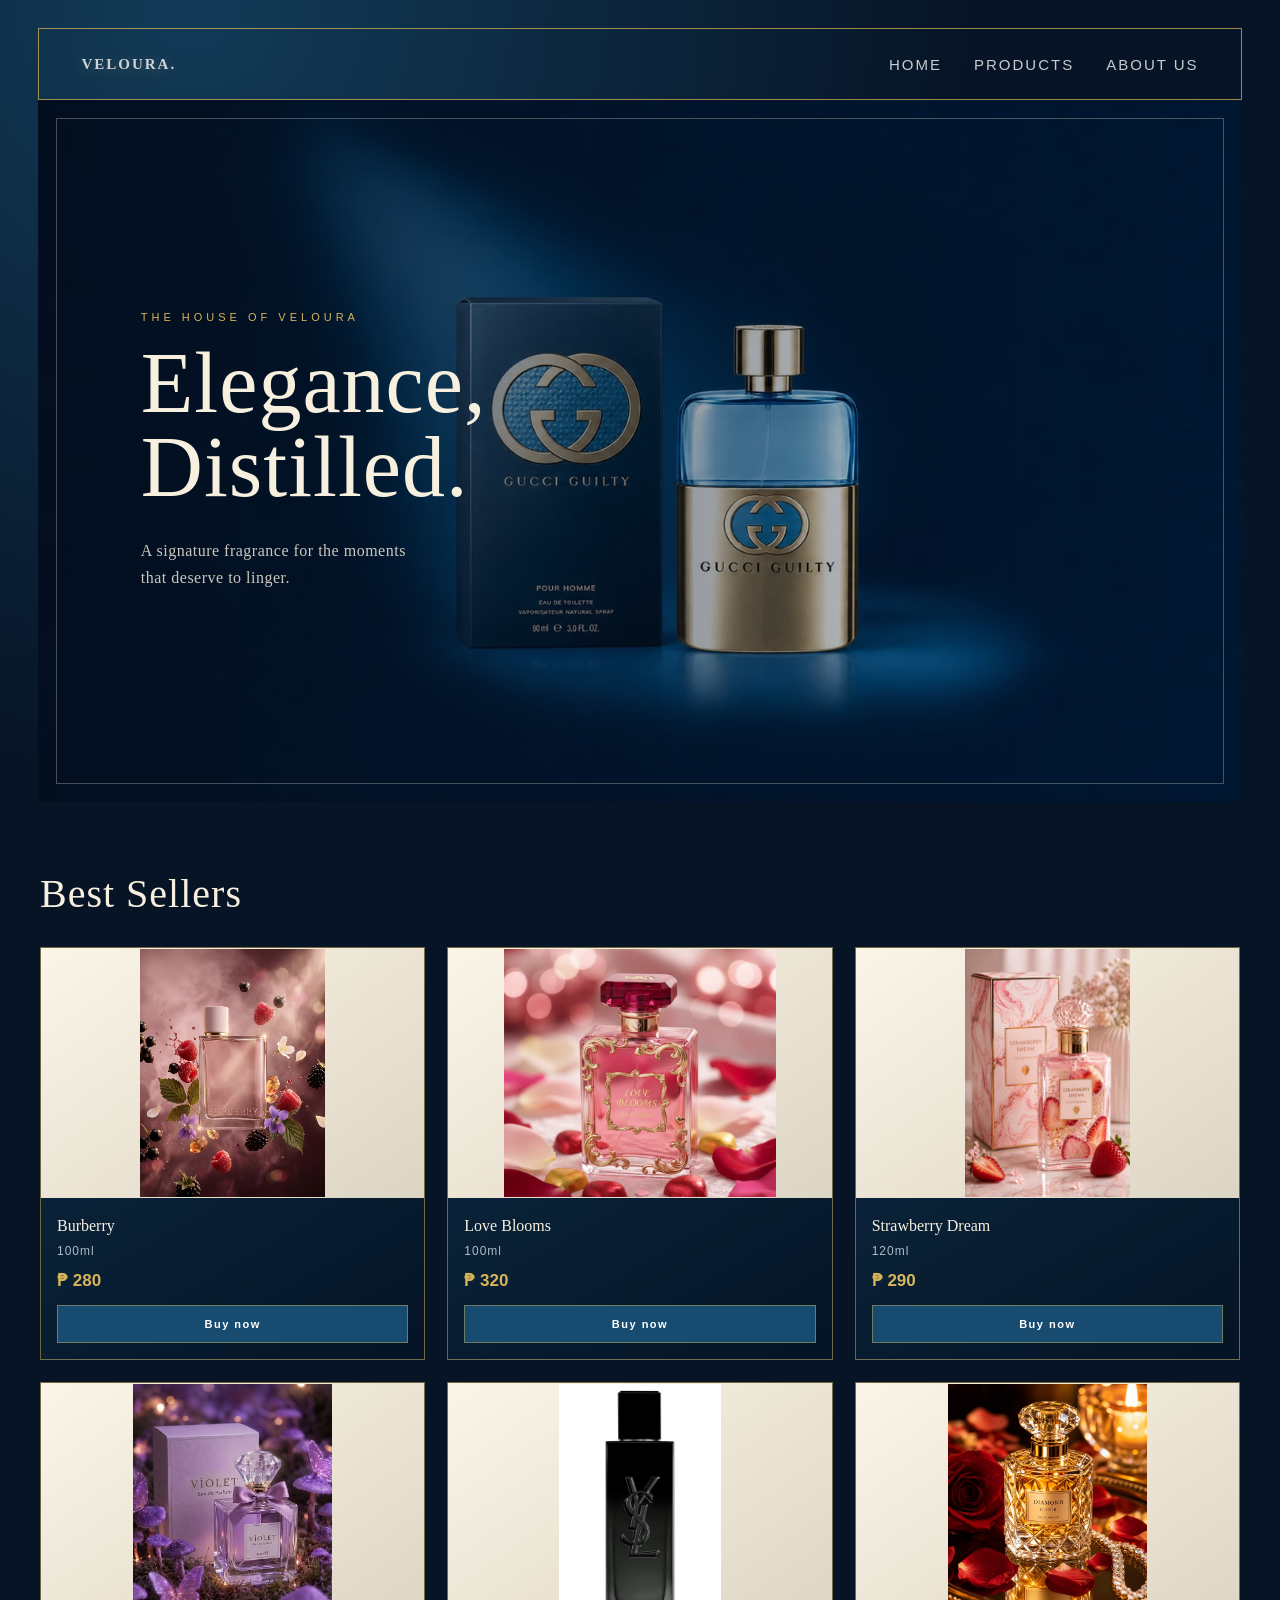
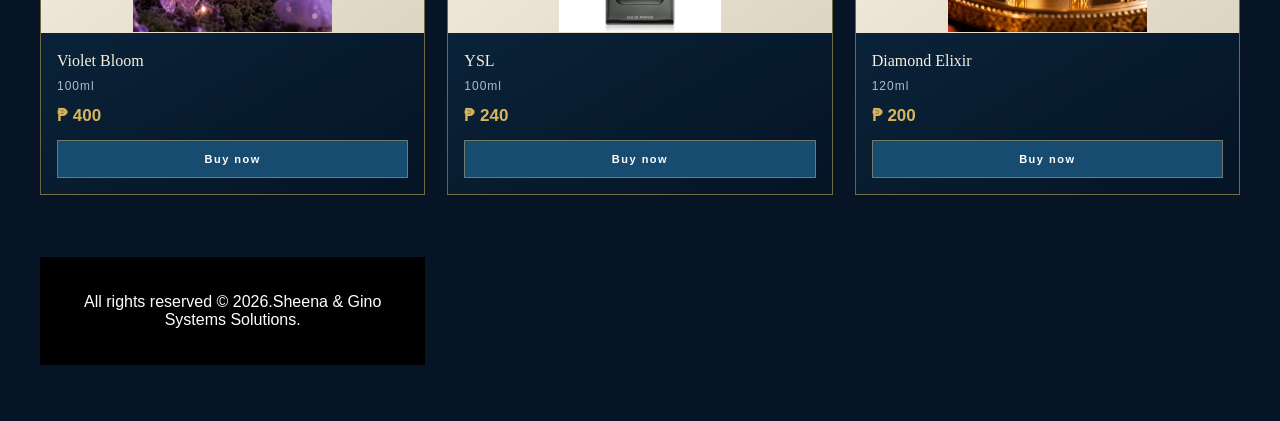
<file: activity4/index.html>
<!DOCTYPE html>
<html lang="en">
<head>
    <meta charset="UTF-8">
    <meta name="viewport" content="width=device-width, initial-scale=1.0">
    <title>Veloura Luxury Perfume</title>
    <link rel="stylesheet" href="style.css">
</head>

<body>

    <nav class="navigationbar">
        <a href="index.html" class="brand">VELOURA.</a>
        <a href="index.html">HOME</a>
        <a href="products.html">PRODUCTS</a>
        <a href="about.html">ABOUT US</a>
    </nav>

    <section class="hero">
        <div class="hero-content">
            <p class="eyebrow">THE HOUSE OF VELOURA</p>
            <h1>Elegance,<br>Distilled.</h1>
            <p class="hero-copy">A signature fragrance for the moments that deserve to linger.</p>
        </div>
    </section>

    <div class="product-grid" id="products">
        <h2 class="grid-heading">Best Sellers</h2>

        <div class="product-card">
            <div class="product-image-box">
               <img src="images/Burberry.jpg" alt="First Product">
            </div>
            <div class="product-info">
                <h4 class="product-name">Burberry</h4>
                <p class="product-size">100ml</p>
                <p class="product-price">₱ 280</p>
            </div>
            <a href="#" class="product-button">Buy now</a>
        </div>

        <div class="product-card">
            <div class="product-image-box">
                <img src="images/loveblooms.png" alt="Second Product">
            </div>
            <div class="product-info">
                <h4 class="product-name">Love Blooms</h4>
                <p class="product-size">100ml</p>
                <p class="product-price">₱ 320</p>
            </div>
            <a href="#" class="product-button">Buy now</a>
        </div>


        <div class="product-card">
            <div class="product-image-box">
                <img src="images/strawberry dream.png" alt="Third Product">
            </div>
            <div class="product-info">
                <h4 class="product-name">Strawberry Dream</h4>
                <p class="product-size">120ml</p>
                <p class="product-price">₱ 290</p>
            </div>
            <a href="#" class="product-button">Buy now</a>
        </div>

        <div class="product-card">
            <div class="product-image-box">
                <img src="images/violet bloom.png" alt="Fourth Product">
            </div>
            <div class="product-info">
                <h4 class="product-name">Violet Bloom</h4>
                <p class="product-size">100ml</p>
                <p class="product-price">₱ 400</p>
            </div>
            <a href="#" class="product-button">Buy now</a>
        </div>

        <div class="product-card">
            <div class="product-image-box">
                <img src="images/Ysl.png" alt="Fifth Product">
            </div>
            <div class="product-info">
                <h4 class="product-name">YSL</h4>
                <p class="product-size">100ml</p>
                <p class="product-price">₱ 240</p>
            </div>
            <a href="#" class="product-button">Buy now</a>
        </div>

        <div class="product-card">
            <div class="product-image-box">
                <img src="images/diamond elixir.jpg" alt="Sixth Product">
            </div>
            <div class="product-info">
                <h4 class="product-name">Diamond Elixir</h4>
                <p class="product-size">120ml</p>
                <p class="product-price">₱ 200</p>
            </div>
            <a href="#" class="product-button">Buy now</a>
    
    </div>


<footer class="site-footer">
    <p>All rights reserved &copy; 2026.Sheena & Gino Systems Solutions.</p>
</footer>

</body>
</html>
</file>
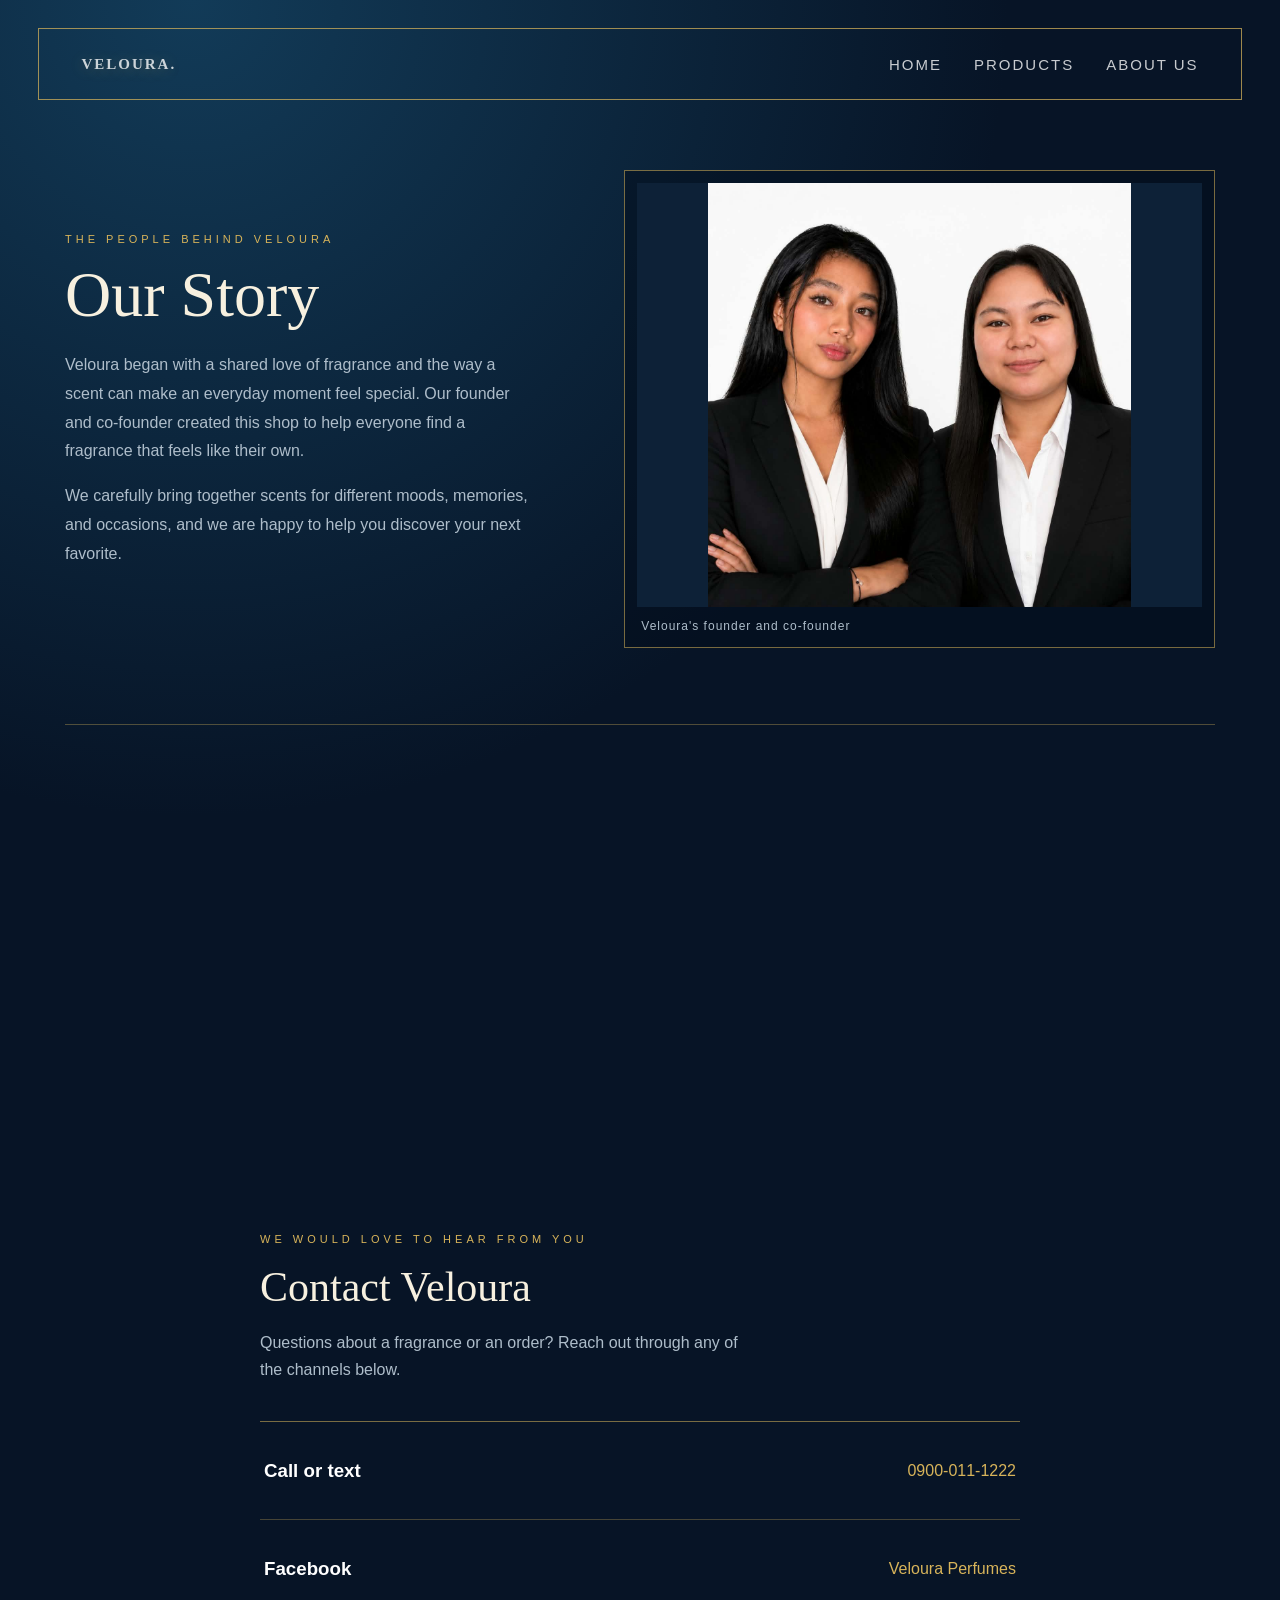
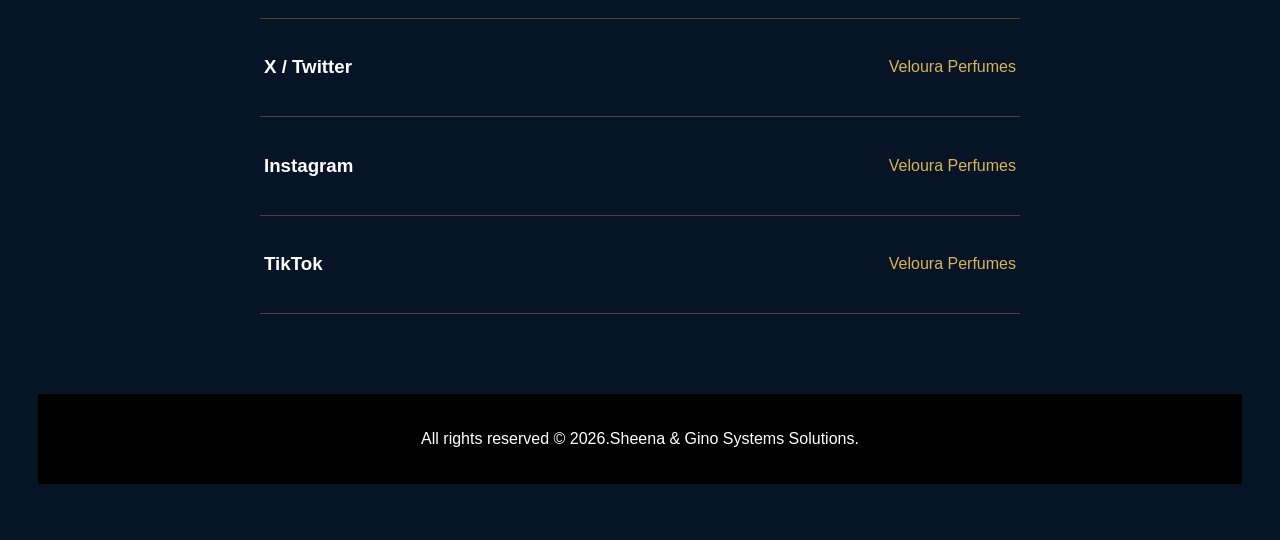
<file: activity4/about.html>
<!DOCTYPE html>
<html lang="en">
<head>
	<meta charset="UTF-8">
	<meta name="viewport" content="width=device-width, initial-scale=1.0">
	<title>Contact Us | Veloura</title>
	<link rel="stylesheet" href="style.css">
</head>
<body>
	<nav class="navigationbar">
		<a href="index.html" class="brand">VELOURA.</a>
		<a href="index.html">HOME</a>
		<a href="index.html#products">PRODUCTS</a>
		<a href="about.html" aria-current="page">ABOUT US</a>
	</nav>

	<main class="about-page">
		<section class="story-section" aria-labelledby="story-heading">
			<div class="story-copy">
				<p class="eyebrow">THE PEOPLE BEHIND VELOURA</p>
				<h1 id="story-heading">Our Story</h1>
				<p>Veloura began with a shared love of fragrance and the way a scent can make an everyday moment feel special. Our founder and co-founder created this shop to help everyone find a fragrance that feels like their own.</p>
				<p>We carefully bring together scents for different moods, memories, and occasions, and we are happy to help you discover your next favorite.</p>
			</div>
			<figure class="story-portrait">
				<img src="images/founders.jpg" alt="Veloura's founder and co-founder">
				<figcaption>Veloura's founder and co-founder</figcaption>
			</figure>
		</section>
		
			<iframe src="https://www.google.com/maps/embed?pb=!1m18!1m12!1m3!1d5464.767394487903!2d124.8132813932024!3d8.325869170663035!2m3!1f0!2f0!3f0!3m2!1i1024!2i768!4f13.1!3m3!1m2!1s0x32ff97df08a70c6f%3A0x4807482dc6298015!2sPine%20Coop%20Store!5e1!3m2!1sen!2sph!4v1792126625760!5m2!1sen!2sph" width="600" height="450"
			style="border:0;" allowfullscreen="" loading="lazy" referrerpolicy="strict-origin-when-cross-origin"></iframe>

		<section class="contact-page" aria-labelledby="contact-heading">
		<p class="eyebrow">WE WOULD LOVE TO HEAR FROM YOU</p>
		<h2 id="contact-heading">Contact Veloura</h2>
		<p class="contact-intro">Questions about a fragrance or an order? Reach out through any of the channels below.</p>

		<section class="contact-list" aria-label="Contact details and social media">
			<div class="contact-row">
				<h3>Call or text</h3>
				<a href="tel:+639000000000">0900-011-1222</a>
			</div>
			<div class="contact-row">
				<h3>Facebook</h3>
				<a href="https://www.facebook.com/angelica.silatan.gino/">Veloura Perfumes</a>
			</div>
			<div class="contact-row">
				<h3>X / Twitter</h3>
				<a href="https://x.com/msheynn18">Veloura Perfumes</a>
			</div>
			<div class="contact-row">
				<h3>Instagram</h3>
				<a href="https://www.instagram.com/ginorhythm/?hl=en">Veloura Perfumes</a>
			</div>
			<div class="contact-row">
				<h3>TikTok</h3>
				<a href="https://www.tiktok.com/@its_angelicaa_">Veloura Perfumes</a>
			</div>
		</section>
		</section>

		
	</main>

	<footer class="site-footer">
    <p>All rights reserved &copy; 2026.Sheena & Gino Systems Solutions.</p>
</footer>

</body>
</html>
</file>
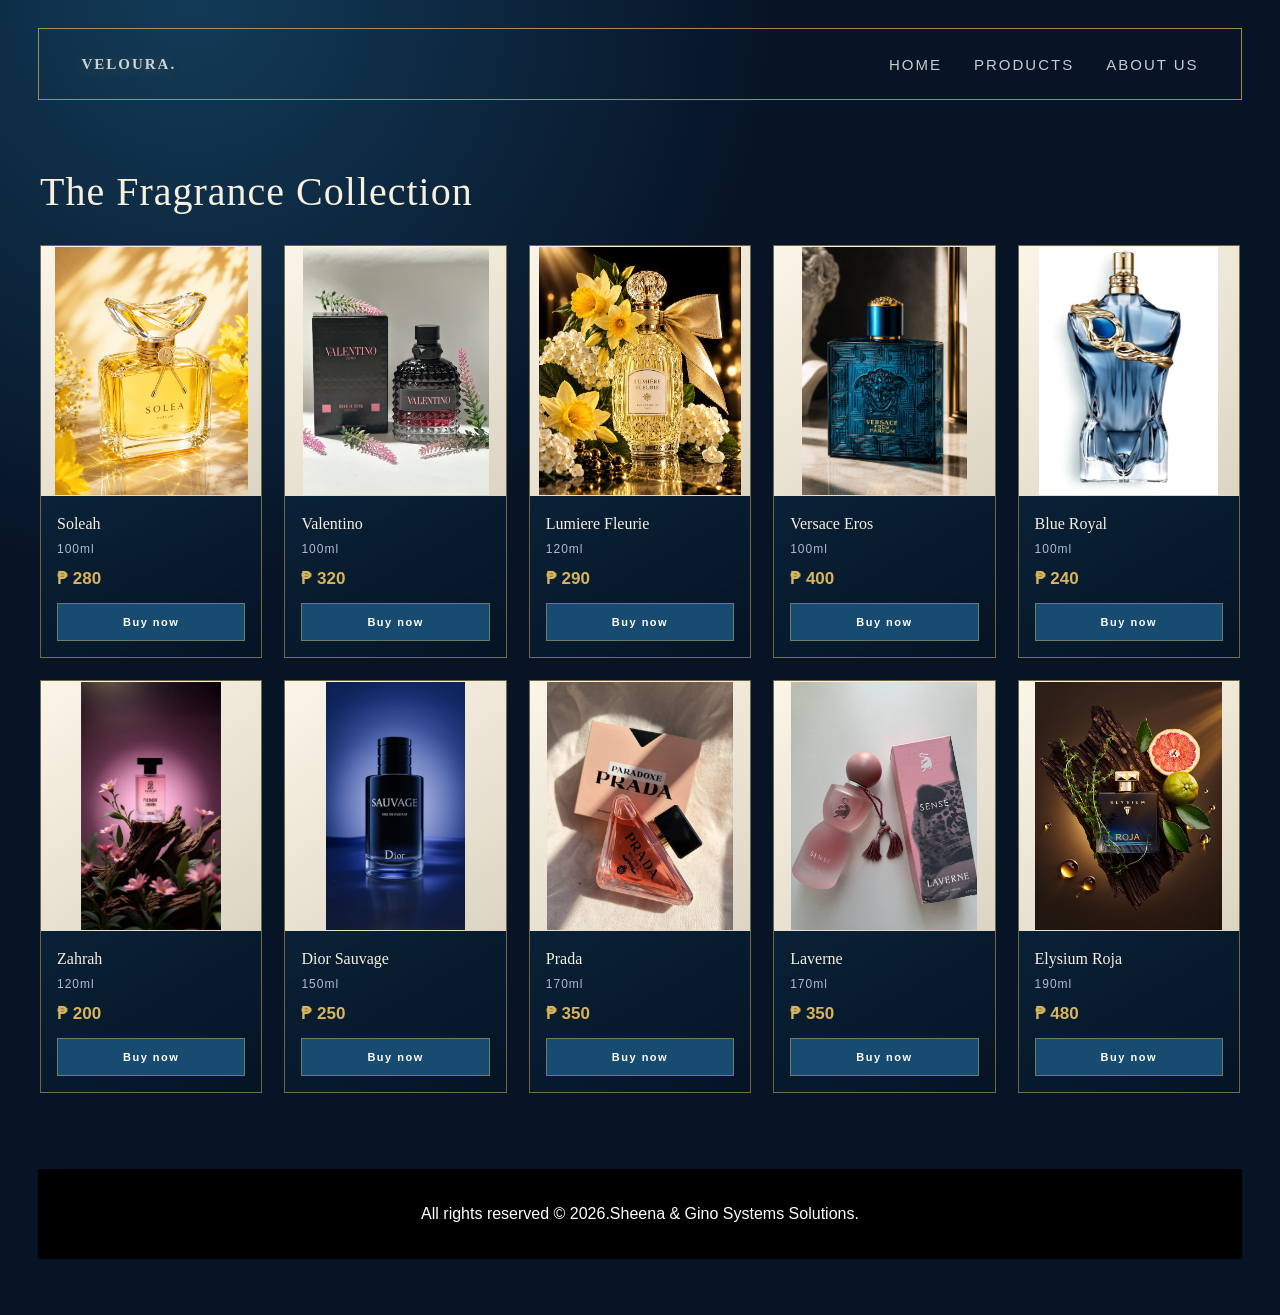
<file: activity4/products.html>
<!DOCTYPE html>
<html lang="en">
<head>
	<meta charset="UTF-8">
	<meta name="viewport" content="width=device-width, initial-scale=1.0">
	<title>Perfume Collection | Veloura</title>
	<link rel="stylesheet" href="style.css">
</head>
<body>
	<nav class="navigationbar z">
		<a href="index.html" class="brand">VELOURA.</a>
		<a href="index.html">HOME</a>
		<a href="products.html" aria-current="page">PRODUCTS</a>
		<a href="about.html">ABOUT US</a>
	</nav>

	<main class="product-grid catalog-grid">
		<h1 class="grid-heading">The Fragrance Collection</h1>

			<div class="product-card">
            <div class="product-image-box">
               <img src="images/Soleah.jpg" alt="First Product">
            </div>
            <div class="product-info">
                <h4 class="product-name">Soleah</h4>
                <p class="product-size">100ml</p>
                <p class="product-price">₱ 280</p>
            </div>
            <a href="#" class="product-button">Buy now</a>
        </div>

        <div class="product-card">
            <div class="product-image-box">
                <img src="images/Valentino.png" alt="Second Product">
            </div>
            <div class="product-info">
                <h4 class="product-name">Valentino</h4>
                <p class="product-size">100ml</p>
                <p class="product-price">₱ 320</p>
            </div>
            <a href="#" class="product-button">Buy now</a>
        </div>

        <div class="product-card">
            <div class="product-image-box">
                <img src="images/Lumiere.jpg" alt="Third Product">
            </div>
            <div class="product-info">
                <h4 class="product-name">Lumiere Fleurie </h4>
                <p class="product-size">120ml</p>
                <p class="product-price">₱ 290</p>
            </div>
            <a href="#" class="product-button">Buy now</a>
        </div>

        <div class="product-card">
            <div class="product-image-box">
                <img src="images/versace.png" alt="Fourth Product">
            </div>
            <div class="product-info">
                <h4 class="product-name">Versace Eros</h4>
                <p class="product-size">100ml</p>
                <p class="product-price">₱ 400</p>
            </div>
            <a href="#" class="product-button">Buy now</a>
        </div>

        <div class="product-card">
            <div class="product-image-box">
                <img src="images/Blue.png" alt="Fifth Product">
            </div>
            <div class="product-info">
                <h4 class="product-name">Blue Royal</h4>
                <p class="product-size">100ml</p>
                <p class="product-price">₱ 240</p>
            </div>
            <a href="#" class="product-button">Buy now</a>
        </div>

        <div class="product-card">
            <div class="product-image-box">
                <img src="images/ZAHRAH.jpg" alt="Sixth Product">
            </div>
            <div class="product-info">
                <h4 class="product-name">Zahrah</h4>
                <p class="product-size">120ml</p>
                <p class="product-price">₱ 200</p>
            </div>
            <a href="#" class="product-button">Buy now</a>
    
    </div>

	 <div class="product-card">
            <div class="product-image-box">
                <img src="images/Dior Sauvage.jpg" alt="Sixth Product">
            </div>
            <div class="product-info">
                <h4 class="product-name">Dior Sauvage</h4>
                <p class="product-size">150ml</p>
                <p class="product-price">₱ 250</p>
            </div>
            <a href="#" class="product-button">Buy now</a>
    
    </div>

	<div class="product-card">
            <div class="product-image-box">
                <img src="images/Prada.jpg" alt="Sixth Product">
            </div>
            <div class="product-info">
                <h4 class="product-name">Prada</h4>
                <p class="product-size">170ml</p>
                <p class="product-price">₱ 350</p>
            </div>
            <a href="#" class="product-button">Buy now</a>
    
    </div>

	<div class="product-card">
            <div class="product-image-box">
                <img src="images/Laverne.jpg" alt="Sixth Product">
            </div>
            <div class="product-info">
                <h4 class="product-name">Laverne</h4>
                <p class="product-size">170ml</p>
                <p class="product-price">₱ 350</p>
            </div>
            <a href="#" class="product-button">Buy now</a>
    
    </div>

    <div class="product-card">
            <div class="product-image-box">
                <img src="images/Elysium.jpg" alt="Sixth Product">
            </div>
            <div class="product-info">
                <h4 class="product-name">Elysium Roja</h4>
                <p class="product-size">190ml</p>
                <p class="product-price">₱ 480</p>
            </div>
            <a href="#" class="product-button">Buy now</a>
		</article>
		
	</main>

    <footer class="site-footer">
    <p>All rights reserved &copy; 2026.Sheena & Gino Systems Solutions.</p>
</footer>

</body>
</html>
</file>
<file: activity4/style.css>
:root {
    --midnight: #071426;
    --navy: #0d2137;
    --blue: #174c70;
    --gold: #d8b45a;
    --cream: #f7f0df;
    --muted: #aebdca;
}

* {
    box-sizing: border-box;
}

html {
    scroll-behavior: smooth;
}

body {
    margin: 0;
    padding: 28px clamp(14px, 3vw, 42px) 56px;
    background: radial-gradient(circle at 15% 0%, #123b58 0, transparent 34%), var(--midnight);
    color: #ffffff;
    font-family: "Trebuchet MS", sans-serif;
}

.navigationbar {
    position: relative;
    z-index: 2;
    min-height: 72px;
    padding: 10px clamp(18px, 4vw, 42px);
    border: 1px solid rgba(216, 180, 90, 0.72);
    background: transparent;
    display: flex;
    align-items: center;
    gap: clamp(16px, 3vw, 32px);
    flex-wrap: nowrap;
    box-shadow: none;
}

.navigationbar a {
    color: rgba(255, 255, 255, 0.78);
    text-decoration: none;
    font-size: 15px;
    letter-spacing: 2px;
    white-space: nowrap;
    transition: color 0.2s ease;
}

.navigationbar a:hover,
.navigationbar a:focus-visible {
    color: var(--gold);
}

.brand {
    margin-right: auto;
    color: var(--cream);
    font-family: Georgia, serif;
    font-size: clamp(25px, 4vw, 42px);
    font-weight: bold;
    letter-spacing: 6px;
    text-shadow: 0 2px 14px rgba(216, 180, 90, 0.32);
}

.hero {
    min-height: min(720px, 78vh);
    position: relative;
    display: flex;
    align-items: center;
    overflow: hidden;
    background-image: linear-gradient(90deg, rgba(3, 13, 28, 0.86) 0%, rgba(3, 13, 28, 0.48) 42%, rgba(3, 13, 28, 0.12) 100%), url("images/head.png");
    background-size: cover;
    background-position: center;
}

.hero::after {
    content: "";
    position: absolute;
    inset: 18px;
    border: 1px solid rgba(247, 240, 223, 0.28);
    pointer-events: none;
}

.hero-content {
    position: relative;
    z-index: 1;
    max-width: 430px;
    margin-left: clamp(28px, 8vw, 120px);
    padding: 0;
    display: flex;
    flex-direction: column;
    justify-content: center;
}

.eyebrow {
    margin: 0 0 18px;
    color: var(--gold);
    font-size: 11px;
    letter-spacing: 4px;
}

.hero-content h1 {
    margin: 0;
    color: var(--cream);
    font-family: Georgia, serif;
    font-size: clamp(48px, 7vw, 86px);
    font-weight: 400;
    line-height: 0.98;
    letter-spacing: 1px;
}

.hero-copy {
    max-width: 290px;
    margin: 28px 0 0;
    color: rgba(247, 240, 223, 0.82);
    font-family: Georgia, serif;
    font-size: 16px;
    line-height: 1.7;
    letter-spacing: 0.5px;
}

.product-grid {
    display: grid;
    grid-template-columns: repeat(3, minmax(0, 1fr));
    gap: 22px;
    max-width: 1200px;
    margin: 0 auto;
    padding-top: 68px;
}

.grid-heading {
    grid-column: 1 / -1;
    margin: 0 0 8px;
    color: var(--cream);
    font-family: Georgia, serif;
    font-size: clamp(28px, 4vw, 40px);
    font-weight: normal;
    letter-spacing: 1px;
}

.product-card {
    border: 1px solid rgba(216, 180, 90, 0.5);
    background: linear-gradient(150deg, rgba(23, 76, 112, 0.42), rgba(5, 20, 37, 0.96));
    display: flex;
    flex-direction: column;
    overflow: hidden;
    transition: border-color 0.25s ease, transform 0.25s ease, box-shadow 0.25s ease;
}

.product-card:hover {
    border-color: rgba(216, 180, 90, 0.5);
    transform: none;
    box-shadow: none;
}

.product-image-box {
    height: 250px;
    padding: 1px;
    background: linear-gradient(145deg, #fbf5e8, #ddd5c3);
    display: flex;
    align-items: center;
    justify-content: center;
    overflow: hidden;
}

.product-image-box img {
    display: block;
    width: 100%;
    height: 100%;
    object-fit: contain;
    transition: none;
}

.product-info {
    padding: 18px 16px 14px;
}

.product-name {
    margin: 0 0 7px;
    color: var(--cream);
    font-family: Georgia, serif;
    font-size: 16px;
    font-weight: normal;
    line-height: 1.3;
}

.product-size {
    margin: 0;
    color: var(--muted);
    font-size: 12px;
    letter-spacing: 1px;
}

.product-price {
    margin: 12px 0 0;
    color: var(--gold);
    font-size: 17px;
    font-weight: bold;
}

.product-button {
    display: block;
    margin: auto 16px 16px;
    padding: 12px 14px;
    border: 1px solid rgba(216, 180, 90, 0.45);
    background: var(--blue);
    color: #ffffff;
    font-size: 11px;
    font-weight: bold;
    letter-spacing: 1.5px;
    text-align: center;
    text-decoration: none;
    transition: background-color 0.2s ease, color 0.2s ease, transform 0.2s ease, box-shadow 0.2s ease;
}

.product-button:hover,
.product-button:focus-visible {
    background: var(--gold);
    color: var(--midnight);
    transform: translateY(-2px);
    box-shadow: 0 6px 16px rgba(216, 180, 90, 0.25);
}

.site-footer {
   text-align: center;
   padding: 20px ;
   background-color: black;
   margin-top: 40px;
}



.contact-page {
    max-width: 760px;
    margin: 0 auto;
    padding: clamp(56px, 10vh, 110px) 0 40px;
}

.contact-page h1 {
    margin: 0;
    color: var(--cream);
    font-family: Georgia, serif;
    font-size: clamp(42px, 7vw, 68px);
    font-weight: normal;
}

.contact-intro {
    max-width: 480px;
    margin: 18px 0 38px;
    color: var(--muted);
    line-height: 1.7;
}

.contact-list {
    border-top: 1px solid rgba(216, 180, 90, 0.55);
}

.contact-row {
    display: flex;
    align-items: center;
    justify-content: space-between;
    gap: 20px;
    padding: 19px 4px;
    border-bottom: 1px solid rgba(216, 180, 90, 0.3);
}

.contact-row h2 {
    margin: 0;
    color: var(--cream);
    font-family: Georgia, serif;
    font-size: 19px;
    font-weight: normal;
}

.contact-row a {
    color: var(--gold);
    text-align: right;
    text-decoration: none;
}

.contact-row a:hover,
.contact-row a:focus-visible {
    color: #ffffff;
    text-decoration: underline;
}

.catalog-grid {
    grid-template-columns: repeat(auto-fit, minmax(min(100%, 220px), 1fr));
    padding-bottom: 36px;
}

.about-page {
    max-width: 1150px;
    margin: 0 auto;
}

.story-section {
    display: grid;
    grid-template-columns: minmax(0, 0.9fr) minmax(0, 1.1fr);
    align-items: center;
    gap: clamp(36px, 6vw, 76px);
    padding: 70px 0 76px;
    border-bottom: 1px solid rgba(216, 180, 90, 0.35);
}

.story-copy h1 {
    margin: 0 0 24px;
    color: var(--cream);
    font-family: Georgia, serif;
    font-size: 64px;
    font-weight: normal;
    line-height: 1;
}

.story-copy p:not(.eyebrow) {
    max-width: 470px;
    color: var(--muted);
    font-size: 16px;
    line-height: 1.8;
}

.story-portrait {
    margin: 0;
    padding: 12px;
    border: 1px solid rgba(216, 180, 90, 0.55);
    background: rgba(3, 13, 28, 0.55);
}

.story-portrait img {
    display: block;
    width: 100%;
    aspect-ratio: 4 / 3;
    background: var(--navy);
    object-fit: contain;
}

.story-portrait figcaption {
    padding: 12px 4px 2px;
    color: var(--muted);
    font-size: 12px;
    letter-spacing: 1px;
}

.contact-page {
    padding-top: 54px;
}

.contact-page h2 {
    margin: 0;
    color: var(--cream);
    font-family: Georgia, serif;
    font-size: 42px;
    font-weight: normal;
}

@media (max-width: 800px) {
    .product-grid {
        grid-template-columns: repeat(2, minmax(0, 1fr));
        gap: 18px;
        padding-top: 48px;
    }

    .catalog-grid {
        grid-template-columns: repeat(2, minmax(0, 1fr));
    }

    .story-section {
        grid-template-columns: 1fr;
        gap: 32px;
        padding: 54px 0;
    }

    .story-portrait {
        max-width: 680px;
    }
}

@media (max-width: 560px) {
    body {
        padding: 14px 14px 32px;
    }

    .navigationbar {
        min-height: auto;
        padding: 12px;
        gap: 12px 8px;
        flex-wrap: wrap;
    }

    .navigationbar .brand {
        flex-basis: 100%;
        margin: 0;
        font-size: 29px;
        letter-spacing: 5px;
    }

    .navigationbar a:not(.brand) {
        flex: 1;
        font-size: 11px;
        letter-spacing: 1px;
        text-align: center;
    }

    .hero {
        min-height: 65vh;
        background-position: 62% center;
    }

    .hero::after {
        inset: 10px;
    }

    .hero-content {
        max-width: 100%;
        margin: 0;
        padding: 32px;
    }

    .hero-content h1 {
        font-size: clamp(44px, 12vw, 64px);
    }

    .hero-copy {
        max-width: 260px;
        margin-top: 20px;
        font-size: 15px;
    }

    .product-grid,
    .catalog-grid {
        gap: 12px;
        padding-top: 36px;
    }

    .grid-heading {
        margin-bottom: 4px;
    }

    .product-image-box {
        height: clamp(140px, 42vw, 200px);
    }

    .product-info {
        padding: 14px 12px 12px;
    }

    .product-button {
        margin: auto 10px 12px;
        padding: 12px 8px;
    }

    .contact-page {
        padding-top: 42px;
    }

    .contact-page h2 {
        font-size: 34px;
    }

    .contact-row {
        align-items: flex-start;
        flex-direction: column;
        gap: 8px;
    }

    .contact-row a {
        text-align: left;
        overflow-wrap: anywhere;
    }

    .story-section {
        gap: 24px;
        padding: 42px 0;
    }

    .story-copy h1 {
        font-size: clamp(44px, 12vw, 60px);
    }

    .about-page iframe {
        display: block;
        width: 100%;
        height: 320px;
    }

    .site-footer {
        padding: 18px 12px;
        font-size: 12px;
    }
}

@media (max-width: 360px) {
    .product-grid,
    .catalog-grid {
        grid-template-columns: 1fr;
    }
}
</file>
